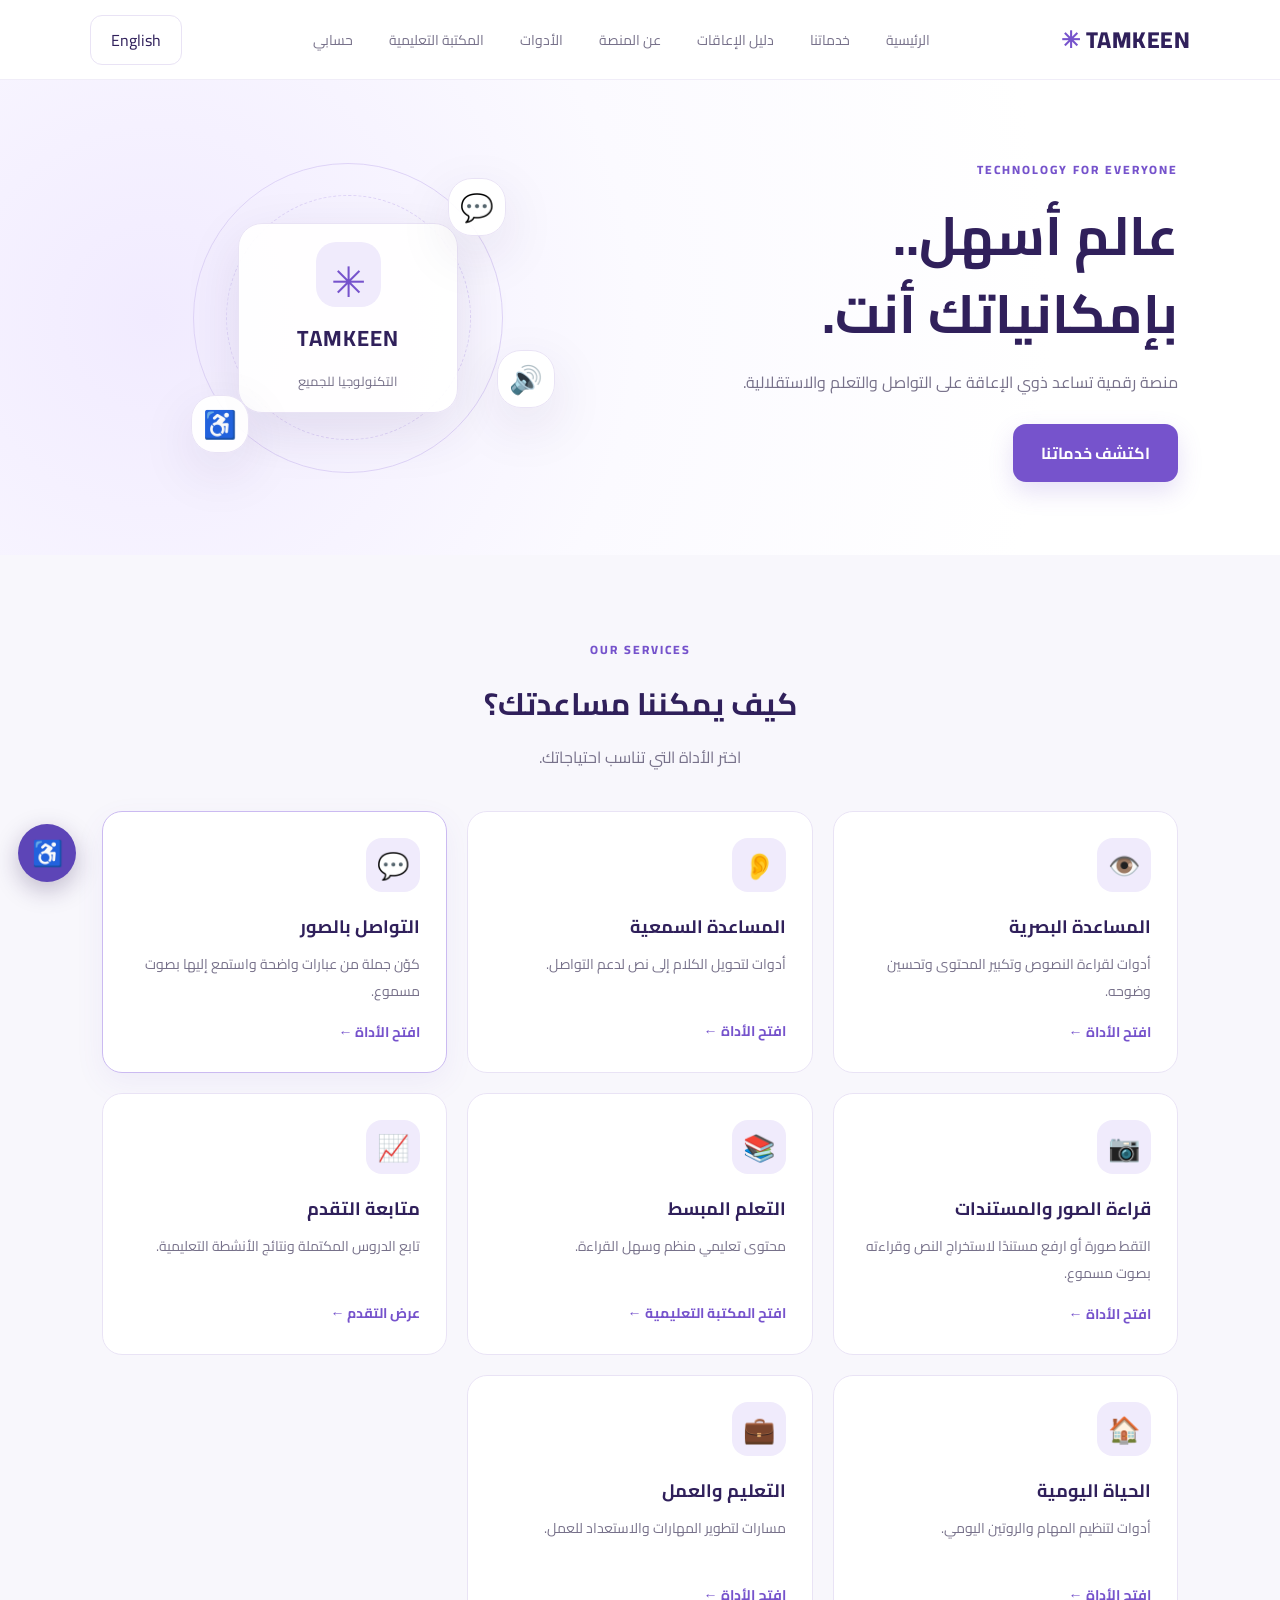
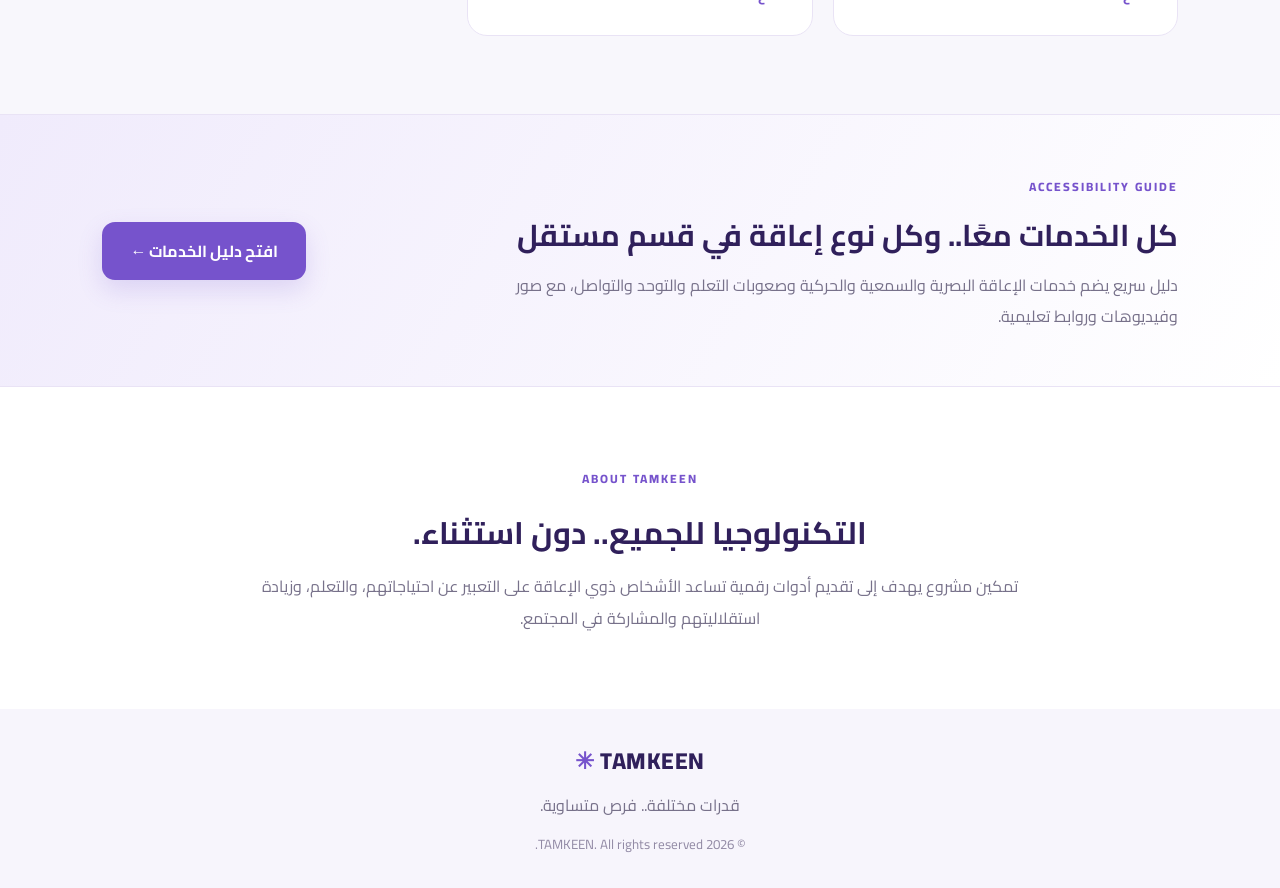
<file: index.html>
<!DOCTYPE html>
<html lang="ar" dir="rtl">
<head>
  <meta charset="UTF-8">
  <meta name="viewport" content="width=device-width, initial-scale=1.0, viewport-fit=cover">
  <meta name="theme-color" content="#7653cc">
  <meta name="description" content="تمكين - منصة رقمية تساعد الأشخاص ذوي الإعاقة على التواصل والتعلم والاستقلالية.">
  <title>TAMKEEN | تمكين</title>
  <link rel="stylesheet" href="style.css">
</head>
<body>
  <header class="site-header">
    <a class="brand" href="index.html" aria-label="TAMKEEN Home">TAMKEEN <span>✳</span></a>
    <nav class="main-nav" aria-label="Main navigation">
      <a href="#home" data-i18n="navHome">الرئيسية</a>
      <a href="#services" data-i18n="navServices">خدماتنا</a>
      <a href="disabilities.html">دليل الإعاقات</a>
      <a href="#about" data-i18n="navAbout">عن المنصة</a>
      <a href="tools.html" data-i18n="navTools">الأدوات</a>
      <a href="learning.html">المكتبة التعليمية</a>
      <a href="account.html">حسابي</a>
    </nav>
    <button class="language-button" id="languageButton" type="button">English</button>
  </header>

  <main>
    <section class="hero" id="home">
      <div class="hero-copy">
        <span class="eyebrow" data-i18n="eyebrow">TECHNOLOGY FOR EVERYONE</span>
        <h1 data-i18n="heroTitle">عالم أسهل.. بإمكانياتك أنت.</h1>
        <p data-i18n="heroText">منصة رقمية تساعد ذوي الإعاقة على التواصل والتعلم والاستقلالية.</p>
        <a class="button button-primary" href="#services" data-i18n="heroCta">اكتشف خدماتنا</a>
      </div>
      <div class="hero-art" role="img" aria-label="Inclusive accessibility illustration">
        <div class="art-orbit orbit-one"></div>
        <div class="art-orbit orbit-two"></div>
        <div class="art-card art-card-main">
          <div class="art-symbol">✳</div>
          <strong>TAMKEEN</strong>
          <span data-i18n="artCaption">التكنولوجيا للجميع</span>
        </div>
        <div class="art-card art-card-small card-top">💬</div>
        <div class="art-card art-card-small card-bottom">♿</div>
        <div class="art-card art-card-small card-side">🔊</div>
      </div>
    </section>

    <section class="services section" id="services">
      <div class="section-heading">
        <span class="eyebrow">OUR SERVICES</span>
        <h2 data-i18n="servicesTitle">كيف يمكننا مساعدتك؟</h2>
        <p data-i18n="servicesText">اختر الأداة التي تناسب احتياجاتك.</p>
      </div>

      <div class="service-grid">
        <article class="service-card">
          <div class="service-icon">👁️</div>
          <h3 data-i18n="visualTitle">المساعدة البصرية</h3>
          <p data-i18n="visualText">أدوات لقراءة النصوص وتكبير المحتوى وتحسين وضوحه.</p>
          <a class="service-link" href="tools.html#visual" data-i18n="openTool">افتح الأداة ←</a>
        </article>
        <article class="service-card">
          <div class="service-icon">👂</div>
          <h3 data-i18n="hearingTitle">المساعدة السمعية</h3>
          <p data-i18n="hearingText">أدوات لتحويل الكلام إلى نص لدعم التواصل.</p>
          <a class="service-link" href="tools.html#hearing" data-i18n="openTool">افتح الأداة ←</a>
        </article>
        <article class="service-card featured-card">
          <div class="service-icon">💬</div>
          <h3 data-i18n="communicationTitle">التواصل بالصور</h3>
          <p data-i18n="communicationText">كوّن جملة من عبارات واضحة واستمع إليها بصوت مسموع.</p>
          <a class="service-link" href="communication.html" data-i18n="openTool">افتح الأداة ←</a>
        </article>
        <article class="service-card">
          <div class="service-icon">📷</div>
          <h3>قراءة الصور والمستندات</h3>
          <p>التقط صورة أو ارفع مستندًا لاستخراج النص وقراءته بصوت مسموع.</p>
          <a class="service-link" href="tools.html#image-reader">افتح الأداة ←</a>
        </article>
        <article class="service-card">
          <div class="service-icon">📚</div>
          <h3 data-i18n="learningTitle">التعلم المبسط</h3>
          <p data-i18n="learningText">محتوى تعليمي منظم وسهل القراءة.</p>
          <a class="service-link" href="learning.html">افتح المكتبة التعليمية ←</a>
        </article>
        <article class="service-card">
          <div class="service-icon">📈</div>
          <h3>متابعة التقدم</h3>
          <p>تابع الدروس المكتملة ونتائج الأنشطة التعليمية.</p>
          <a class="service-link" href="learning.html#progress">عرض التقدم ←</a>
        </article>
        <article class="service-card">
          <div class="service-icon">🏠</div>
          <h3 data-i18n="dailyTitle">الحياة اليومية</h3>
          <p data-i18n="dailyText">أدوات لتنظيم المهام والروتين اليومي.</p>
          <a class="service-link" href="tools.html#daily" data-i18n="openTool">افتح الأداة ←</a>
        </article>
        <article class="service-card">
          <div class="service-icon">💼</div>
          <h3 data-i18n="workTitle">التعليم والعمل</h3>
          <p data-i18n="workText">مسارات لتطوير المهارات والاستعداد للعمل.</p>
          <a class="service-link" href="tools.html#work" data-i18n="openTool">افتح الأداة ←</a>
        </article>
      </div>
    </section>

    <section class="guide-promo" aria-labelledby="guideTitle">
      <div><span class="eyebrow">ACCESSIBILITY GUIDE</span><h2 id="guideTitle">كل الخدمات معًا.. وكل نوع إعاقة في قسم مستقل</h2>
      <p>دليل سريع يضم خدمات الإعاقة البصرية والسمعية والحركية وصعوبات التعلم والتوحد والتواصل، مع صور وفيديوهات وروابط تعليمية.</p></div>
      <a class="button button-primary" href="disabilities.html">افتح دليل الخدمات ←</a>
    </section>

    <section class="about-section" id="about">
      <div class="about-inner">
        <span class="eyebrow">ABOUT TAMKEEN</span>
        <h2 data-i18n="aboutTitle">التكنولوجيا للجميع.. دون استثناء.</h2>
        <p data-i18n="aboutText">تمكين مشروع يهدف إلى تقديم أدوات رقمية تساعد الأشخاص ذوي الإعاقة على التعبير عن احتياجاتهم، والتعلم، وزيادة استقلاليتهم والمشاركة في المجتمع.</p>
      </div>
    </section>
  </main>

  <footer class="site-footer">
    <a class="brand" href="index.html">TAMKEEN <span>✳</span></a>
    <p data-i18n="footerLine">قدرات مختلفة.. فرص متساوية.</p>
    <small>© <span id="year"></span> TAMKEEN. All rights reserved.</small>
  </footer>

  <script src="script.js"></script>
<script src="accessibility.js"></script>
</body>
</html>
</file>
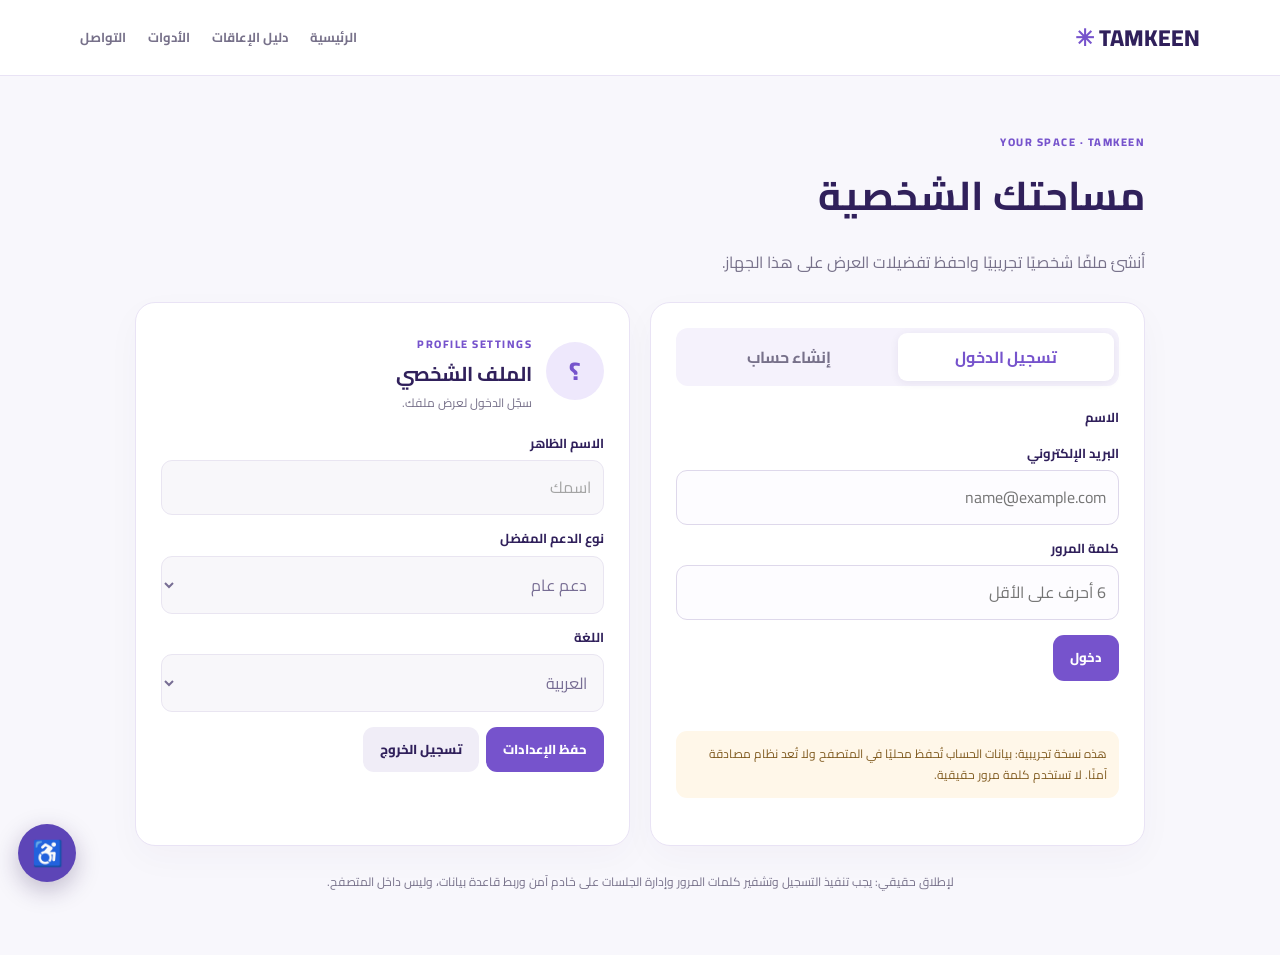
<file: account.html>
<!DOCTYPE html>
<html lang="ar" dir="rtl">
<head><meta charset="UTF-8"><meta name="viewport" content="width=device-width, initial-scale=1.0, viewport-fit=cover">
  <meta name="theme-color" content="#7653cc"><meta name="description" content="حساب المستخدم والإعدادات الشخصية في تمكين."><title>حسابي | TAMKEEN</title><link rel="stylesheet" href="account.css"></head>
<body>
<header class="account-header"><a class="brand" href="index.html">TAMKEEN <span>✳</span></a><nav><a href="index.html">الرئيسية</a><a href="disabilities.html">دليل الإعاقات</a><a href="tools.html">الأدوات</a><a href="communication.html">التواصل</a></nav></header>
<main class="account-wrap">
<section class="intro"><span class="eyebrow">YOUR SPACE · TAMKEEN</span><h1>مساحتك الشخصية</h1><p>أنشئ ملفًا شخصيًا تجريبيًا واحفظ تفضيلات العرض على هذا الجهاز.</p></section>
<div class="account-grid">
<section class="account-card" id="authCard"><div class="tabs"><button class="tab active" id="showLogin" type="button">تسجيل الدخول</button><button class="tab" id="showRegister" type="button">إنشاء حساب</button></div>
<form id="authForm"><label for="fullName" id="nameLabel" hidden>الاسم</label><input id="fullName" autocomplete="name" placeholder="الاسم الكامل" hidden>
<label for="email">البريد الإلكتروني</label><input id="email" type="email" autocomplete="email" required placeholder="name@example.com">
<label for="password">كلمة المرور</label><input id="password" type="password" minlength="6" autocomplete="current-password" required placeholder="6 أحرف على الأقل">
<button class="btn primary" id="authSubmit" type="submit">دخول</button><p id="authStatus" class="status" role="status"></p></form>
<div class="privacy-note">هذه نسخة تجريبية: بيانات الحساب تُحفظ محليًا في المتصفح ولا تُعد نظام مصادقة آمنًا. لا تستخدم كلمة مرور حقيقية.</div></section>
<section class="account-card profile-card"><div class="profile-top"><div class="avatar" id="avatar">؟</div><div><span class="eyebrow">PROFILE SETTINGS</span><h2>الملف الشخصي</h2><p id="profileState" class="muted">سجّل الدخول لعرض ملفك.</p></div></div>
<form id="profileForm"><label for="profileName">الاسم الظاهر</label><input id="profileName" placeholder="اسمك" disabled>
<label for="profileNeed">نوع الدعم المفضل</label><select id="profileNeed" disabled><option value="standard">دعم عام</option><option value="visual">إعاقة بصرية</option><option value="hearing">إعاقة سمعية</option><option value="speech">صعوبات النطق والتواصل</option><option value="motor">إعاقة حركية</option><option value="learning">صعوبات التعلم والانتباه</option><option value="autism">التوحد ودعم الروتين والتواصل</option><option value="reading">قراءة صوتية عند الطلب</option><option value="reduced">تقليل الحركة</option></select>
<label for="profileLanguage">اللغة</label><select id="profileLanguage" disabled><option value="ar">العربية</option><option value="en">English</option></select>
<button class="btn primary" type="submit" disabled id="saveProfile">حفظ الإعدادات</button><button class="btn soft" type="button" id="logout" disabled>تسجيل الخروج</button><p id="profileStatus" class="status" role="status"></p></form></section>
</div><p class="footnote">لإطلاق حقيقي: يجب تنفيذ التسجيل وتشفير كلمات المرور وإدارة الجلسات على خادم آمن وربط قاعدة بيانات، وليس داخل المتصفح.</p>
</main><script src="account.js"></script><script src="accessibility.js"></script></body></html>
</file>
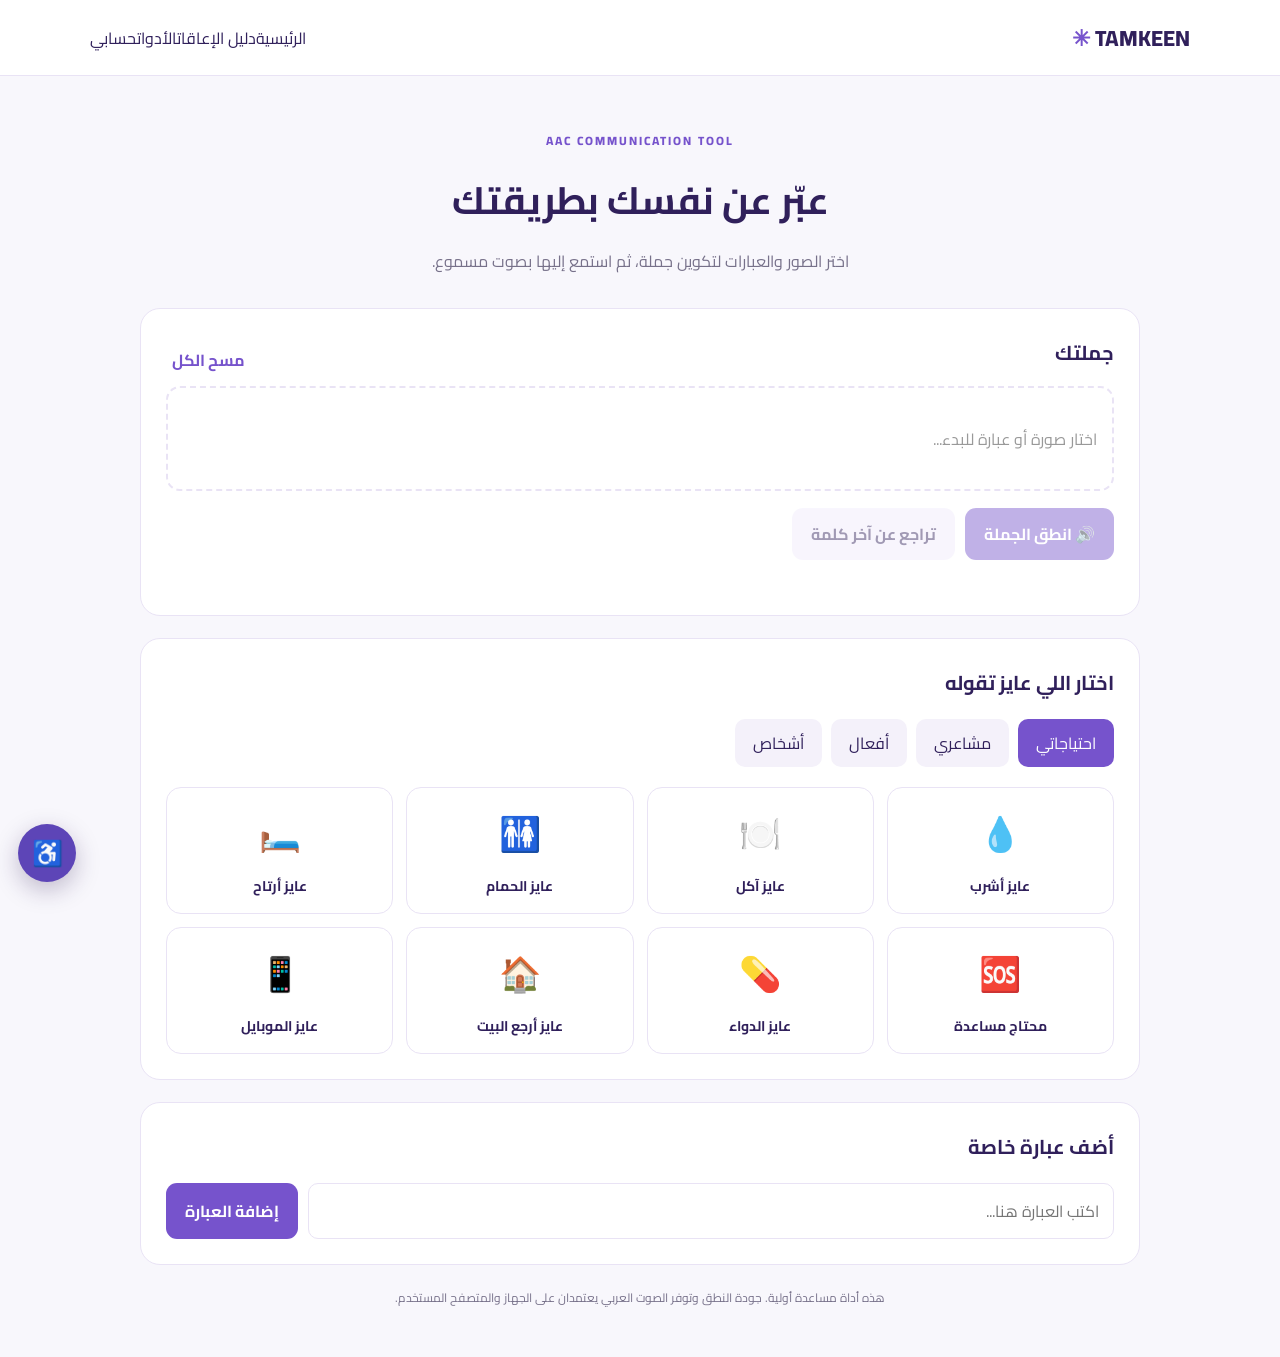
<file: communication.html>
<!DOCTYPE html>
<html lang="ar" dir="rtl">
<head>
  <meta charset="UTF-8">
  <meta name="viewport" content="width=device-width, initial-scale=1.0, viewport-fit=cover">
  <meta name="theme-color" content="#7653cc">
  <meta name="description" content="أداة تواصل بالصور والعبارات من تمكين.">
  <title>التواصل بالصور | TAMKEEN</title>
  <link rel="stylesheet" href="communication.css">
</head>
<body>
  <header class="tool-header">
    <a class="brand" href="index.html">TAMKEEN <span>✳</span></a>
    <nav class="tool-nav"><a href="index.html">الرئيسية</a><a href="disabilities.html">دليل الإعاقات</a><a href="tools.html">الأدوات</a><a href="account.html">حسابي</a></nav>
  </header>

  <main class="tool-container">
    <section class="tool-intro">
      <span class="eyebrow">AAC COMMUNICATION TOOL</span>
      <h1>عبّر عن نفسك بطريقتك</h1>
      <p>اختر الصور والعبارات لتكوين جملة، ثم استمع إليها بصوت مسموع.</p>
    </section>

    <section class="panel sentence-panel" aria-labelledby="sentenceTitle">
      <div class="panel-heading">
        <h2 id="sentenceTitle">جملتك</h2>
        <button class="text-button" id="clearButton" type="button">مسح الكل</button>
      </div>
      <div id="sentence" class="sentence-area" aria-live="polite">
        <span class="empty-message">اختار صورة أو عبارة للبدء...</span>
      </div>
      <div class="sentence-actions">
        <button class="button button-primary" id="speakButton" type="button">🔊 انطق الجملة</button>
        <button class="button button-secondary" id="undoButton" type="button">تراجع عن آخر كلمة</button>
      </div>
      <p class="tool-feedback" id="feedback" role="status"></p>
    </section>

    <section class="panel">
      <h2>اختار اللي عايز تقوله</h2>
      <div class="category-list" role="group" aria-label="فئات العبارات">
        <button class="category-button active" type="button" data-category="needs">احتياجاتي</button>
        <button class="category-button" type="button" data-category="feelings">مشاعري</button>
        <button class="category-button" type="button" data-category="actions">أفعال</button>
        <button class="category-button" type="button" data-category="people">أشخاص</button>
      </div>
      <div id="cards" class="choice-grid"></div>
    </section>

    <section class="panel">
      <h2>أضف عبارة خاصة</h2>
      <form id="customForm" class="custom-form">
        <label class="visually-hidden" for="customText">عبارة مخصصة</label>
        <input id="customText" type="text" maxlength="100" placeholder="اكتب العبارة هنا..." autocomplete="off">
        <button class="button button-primary" type="submit">إضافة العبارة</button>
      </form>
    </section>
    <p class="disclaimer">هذه أداة مساعدة أولية. جودة النطق وتوفر الصوت العربي يعتمدان على الجهاز والمتصفح المستخدم.</p>
  </main>
  <script src="communication.js"></script>
<script src="accessibility.js"></script>
</body>
</html>
</file>
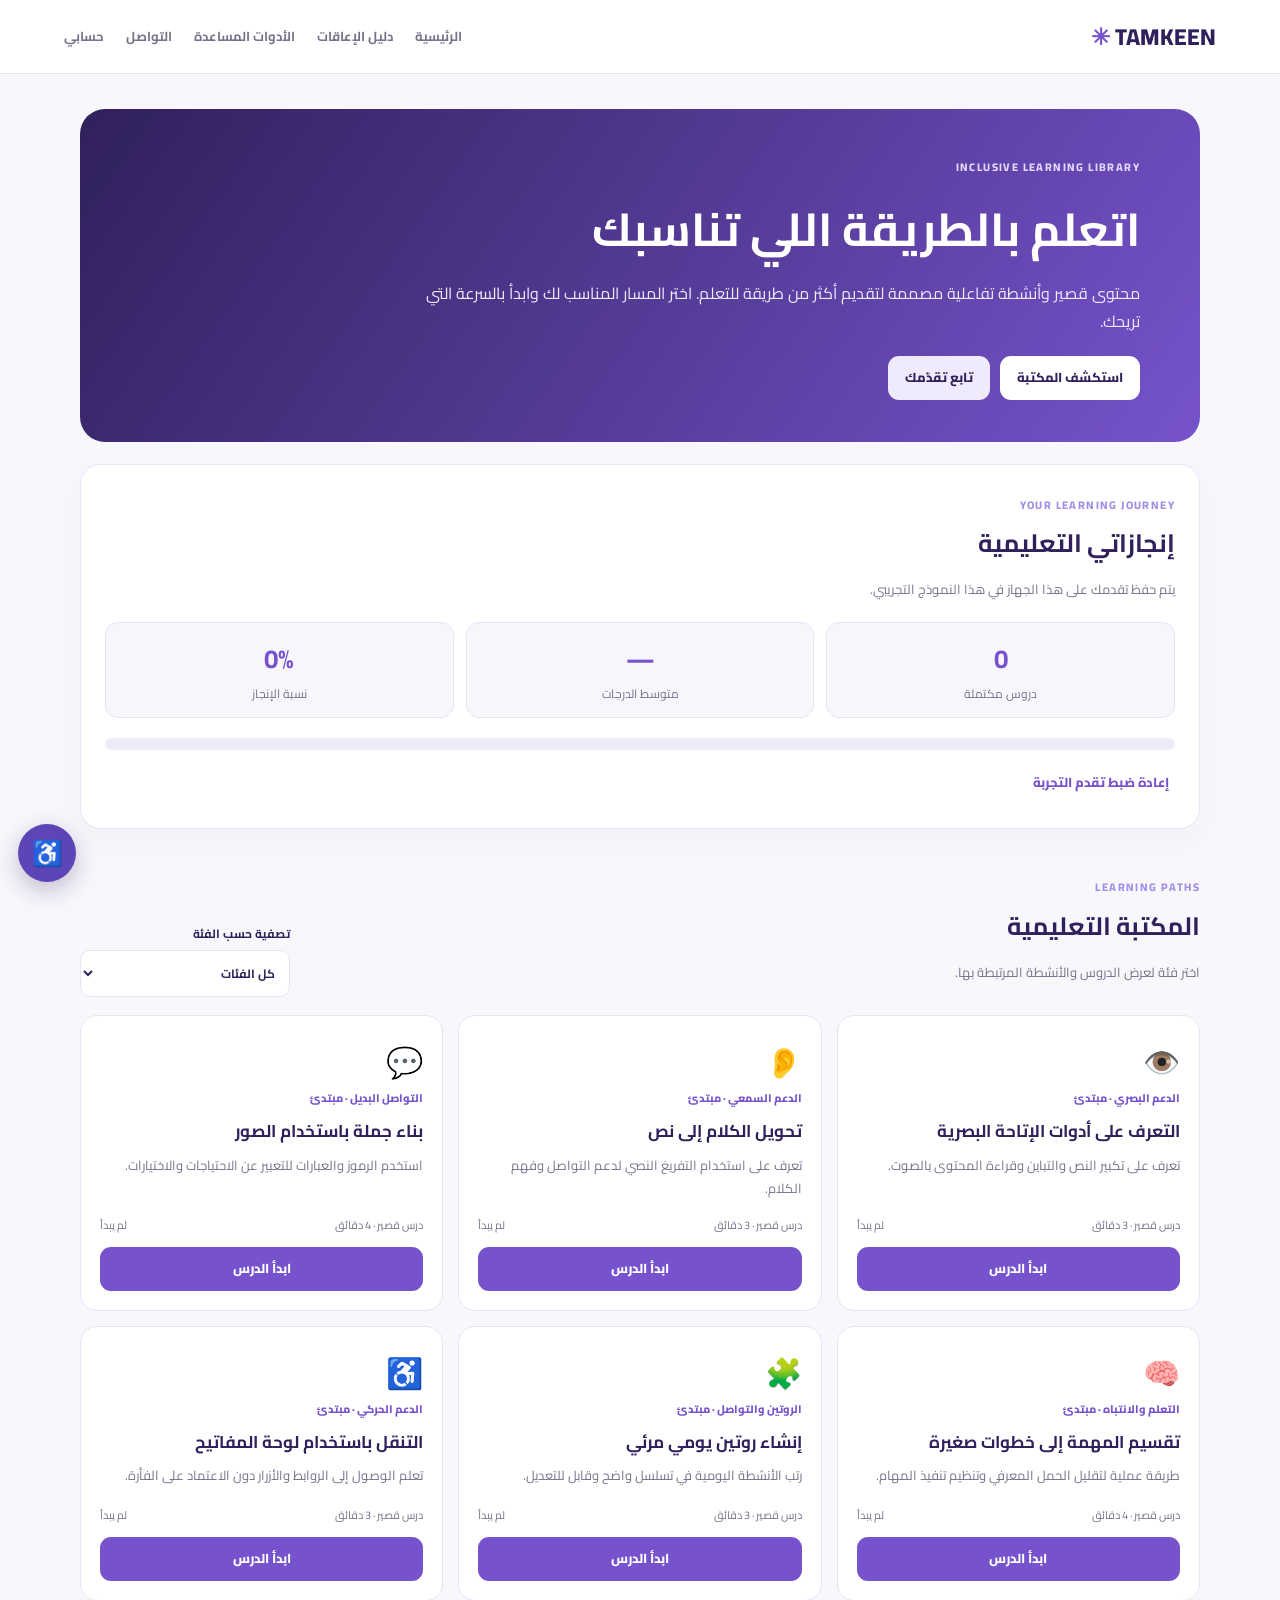
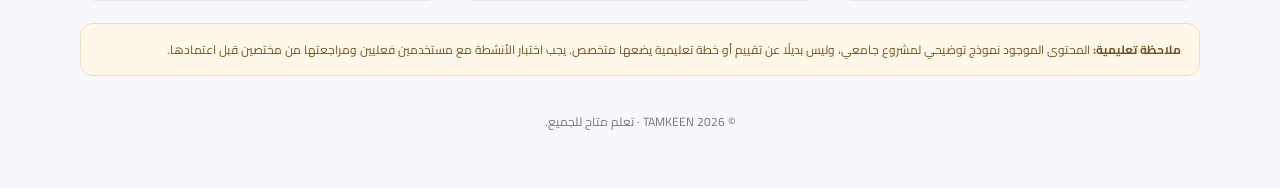
<file: learning.html>
<!DOCTYPE html>
<html lang="ar" dir="rtl">
<head>
<meta charset="UTF-8"><meta name="viewport" content="width=device-width, initial-scale=1.0, viewport-fit=cover">
  <meta name="theme-color" content="#7653cc">
<meta name="description" content="مكتبة تمكين التعليمية وأنشطة تفاعلية ومتابعة التقدم.">
<title>المكتبة التعليمية | TAMKEEN</title><link rel="stylesheet" href="learning.css">
</head>
<body>
<header class="learn-header"><a class="brand" href="index.html">TAMKEEN <span>✳</span></a><nav aria-label="التنقل الرئيسي"><a href="index.html">الرئيسية</a><a href="disabilities.html">دليل الإعاقات</a><a href="tools.html">الأدوات المساعدة</a><a href="communication.html">التواصل</a><a href="account.html">حسابي</a></nav></header>
<main class="learn-wrap">
<section class="learn-hero"><span class="eyebrow">INCLUSIVE LEARNING LIBRARY</span><h1>اتعلم بالطريقة اللي تناسبك</h1><p>محتوى قصير وأنشطة تفاعلية مصممة لتقديم أكثر من طريقة للتعلم. اختر المسار المناسب لك وابدأ بالسرعة التي تريحك.</p><div class="hero-actions"><a class="btn primary" href="#library">استكشف المكتبة</a><a class="btn secondary" href="#progress">تابع تقدّمك</a></div></section>
<section class="progress-panel" id="progress" aria-labelledby="progressTitle"><div><span class="eyebrow">YOUR LEARNING JOURNEY</span><h2 id="progressTitle">إنجازاتي التعليمية</h2><p class="muted">يتم حفظ تقدمك على هذا الجهاز في هذا النموذج التجريبي.</p></div><div class="stats"><div class="stat"><strong id="completedCount">0</strong><span>دروس مكتملة</span></div><div class="stat"><strong id="averageScore">—</strong><span>متوسط الدرجات</span></div><div class="stat"><strong id="overallProgress">0%</strong><span>نسبة الإنجاز</span></div></div><div class="progress-track" role="progressbar" aria-label="نسبة إنجاز المكتبة" aria-valuemin="0" aria-valuemax="100" aria-valuenow="0" id="progressTrack"><span id="progressFill"></span></div><button class="text-button" id="resetProgress" type="button">إعادة ضبط تقدم التجربة</button></section>
<section id="library" class="library-section"><div class="section-head"><div><span class="eyebrow">LEARNING PATHS</span><h2>المكتبة التعليمية</h2><p class="muted">اختر فئة لعرض الدروس والأنشطة المرتبطة بها.</p></div><label class="filter-label" for="categoryFilter">تصفية حسب الفئة<select id="categoryFilter"><option value="all">كل الفئات</option><option value="visual">الدعم البصري</option><option value="hearing">الدعم السمعي</option><option value="communication">التواصل البديل</option><option value="learning">صعوبات التعلم والانتباه</option><option value="autism">تنظيم الروتين والتواصل</option><option value="motor">الدعم الحركي</option></select></label></div>
<div class="lesson-grid" id="lessonGrid">
<article class="lesson-card" data-category="visual" data-lesson="visual-1"><span class="lesson-icon">👁️</span><span class="tag">الدعم البصري · مبتدئ</span><h3>التعرف على أدوات الإتاحة البصرية</h3><p>تعرف على تكبير النص والتباين وقراءة المحتوى بالصوت.</p><div class="lesson-meta"><span>درس قصير · 3 دقائق</span><span class="lesson-state">لم يبدأ</span></div><button class="btn primary open-lesson" data-id="visual-1">ابدأ الدرس</button></article>
<article class="lesson-card" data-category="hearing" data-lesson="hearing-1"><span class="lesson-icon">👂</span><span class="tag">الدعم السمعي · مبتدئ</span><h3>تحويل الكلام إلى نص</h3><p>تعرف على استخدام التفريغ النصي لدعم التواصل وفهم الكلام.</p><div class="lesson-meta"><span>درس قصير · 3 دقائق</span><span class="lesson-state">لم يبدأ</span></div><button class="btn primary open-lesson" data-id="hearing-1">ابدأ الدرس</button></article>
<article class="lesson-card" data-category="communication" data-lesson="comm-1"><span class="lesson-icon">💬</span><span class="tag">التواصل البديل · مبتدئ</span><h3>بناء جملة باستخدام الصور</h3><p>استخدم الرموز والعبارات للتعبير عن الاحتياجات والاختيارات.</p><div class="lesson-meta"><span>درس قصير · 4 دقائق</span><span class="lesson-state">لم يبدأ</span></div><button class="btn primary open-lesson" data-id="comm-1">ابدأ الدرس</button></article>
<article class="lesson-card" data-category="learning" data-lesson="learn-1"><span class="lesson-icon">🧠</span><span class="tag">التعلم والانتباه · مبتدئ</span><h3>تقسيم المهمة إلى خطوات صغيرة</h3><p>طريقة عملية لتقليل الحمل المعرفي وتنظيم تنفيذ المهام.</p><div class="lesson-meta"><span>درس قصير · 4 دقائق</span><span class="lesson-state">لم يبدأ</span></div><button class="btn primary open-lesson" data-id="learn-1">ابدأ الدرس</button></article>
<article class="lesson-card" data-category="autism" data-lesson="autism-1"><span class="lesson-icon">🧩</span><span class="tag">الروتين والتواصل · مبتدئ</span><h3>إنشاء روتين يومي مرئي</h3><p>رتب الأنشطة اليومية في تسلسل واضح وقابل للتعديل.</p><div class="lesson-meta"><span>درس قصير · 3 دقائق</span><span class="lesson-state">لم يبدأ</span></div><button class="btn primary open-lesson" data-id="autism-1">ابدأ الدرس</button></article>
<article class="lesson-card" data-category="motor" data-lesson="motor-1"><span class="lesson-icon">♿</span><span class="tag">الدعم الحركي · مبتدئ</span><h3>التنقل باستخدام لوحة المفاتيح</h3><p>تعلم الوصول إلى الروابط والأزرار دون الاعتماد على الفأرة.</p><div class="lesson-meta"><span>درس قصير · 3 دقائق</span><span class="lesson-state">لم يبدأ</span></div><button class="btn primary open-lesson" data-id="motor-1">ابدأ الدرس</button></article>
</div></section>
<section class="lesson-player" id="lessonPlayer" hidden aria-labelledby="playerTitle"><div class="player-head"><div><span class="eyebrow">LESSON & PRACTICE</span><h2 id="playerTitle">عنوان الدرس</h2></div><button class="text-button" id="closeLesson" type="button">إغلاق ✕</button></div><div id="lessonBody" class="lesson-body"></div><div id="quizArea" class="quiz-area"></div><p class="feedback" id="quizFeedback" role="status" aria-live="polite"></p><div class="player-actions"><button class="btn secondary" id="readLesson" type="button">🔊 استمع للدرس</button><button class="btn primary" id="submitQuiz" type="button">تحقق من الإجابة</button><button class="btn primary" id="completeLesson" type="button" hidden>إنهاء الدرس وحفظ التقدم</button></div></section>
<section class="learning-note"><strong>ملاحظة تعليمية:</strong> المحتوى الموجود نموذج توضيحي لمشروع جامعي، وليس بديلًا عن تقييم أو خطة تعليمية يضعها متخصص. يجب اختبار الأنشطة مع مستخدمين فعليين ومراجعتها من مختصين قبل اعتمادها.</section>
<footer>© <span id="year"></span> TAMKEEN · تعلم متاح للجميع.</footer>
</main><script src="learning.js"></script><script src="accessibility.js"></script></body></html>
</file>
<file: style.css>
@import url('https://fonts.googleapis.com/css2?family=Cairo:wght@400;500;600;700;800&display=swap');

:root {
  --purple: #7653cc;
  --purple-dark: #30205b;
  --purple-light: #f0ebfc;
  --page: #f8f7fc;
  --muted: #77718a;
  --border: #e9e3f5;
  --white: #fff;
}
* { box-sizing: border-box; }
html { scroll-behavior: smooth; }
body {
  margin: 0;
  font-family: "Cairo", sans-serif;
  color: var(--purple-dark);
  background: var(--white);
}
a { color: inherit; text-decoration: none; }
button { font: inherit; }
.site-header {
  height: 80px; padding: 0 7%;
  display: flex; align-items: center; justify-content: space-between;
  gap: 24px; background: #fff; position: sticky; top: 0; z-index: 10;
  border-bottom: 1px solid rgba(233,227,245,.65);
}
.brand { font-size: 23px; font-weight: 800; letter-spacing: .5px; color: var(--purple-dark); }
.brand span { color: var(--purple); }
.main-nav { display: flex; gap: 36px; color: var(--muted); font-size: 14px; }
.main-nav a:hover, .service-link:hover { color: var(--purple); }
.language-button {
  background: #fff; color: var(--purple-dark); border: 1px solid var(--border);
  border-radius: 12px; padding: 9px 20px; cursor: pointer;
}
.hero {
  min-height: 475px; padding: 70px 8%; display: grid; grid-template-columns: 1.05fr .95fr;
  align-items: center; gap: 40px; overflow: hidden;
  background: radial-gradient(circle at 12% 50%, #f1ebff 0, #fbfaff 42%, #fff 78%);
}
.hero-copy { max-width: 610px; }
.eyebrow { color: var(--purple); font-size: 12px; font-weight: 800; letter-spacing: 2px; }
.hero h1 { font-size: clamp(34px, 4.2vw, 54px); line-height: 1.45; margin: 14px 0; color: var(--purple-dark); }
.hero p { color: var(--muted); font-size: 16px; line-height: 2; margin: 0 0 26px; }
.button { display: inline-flex; align-items: center; justify-content: center; border-radius: 13px; padding: 14px 28px; font-weight: 700; }
.button-primary { background: var(--purple); color: #fff; box-shadow: 0 10px 25px rgba(118,83,204,.18); }
.button-primary:hover { background: #6441b8; transform: translateY(-1px); }
.hero-art { min-height: 320px; position: relative; display: grid; place-items: center; }
.art-orbit { position: absolute; border: 1px solid #ded3f7; border-radius: 50%; }
.orbit-one { width: 310px; height: 310px; }
.orbit-two { width: 245px; height: 245px; border-style: dashed; }
.art-card { background: rgba(255,255,255,.92); border: 1px solid var(--border); box-shadow: 0 18px 55px rgba(48,32,91,.10); border-radius: 24px; }
.art-card-main { width: 220px; height: 190px; display: flex; flex-direction: column; justify-content: center; align-items: center; gap: 10px; position: relative; z-index: 1; }
.art-symbol { width: 65px; height: 65px; display: grid; place-items: center; border-radius: 20px; background: var(--purple-light); color: var(--purple); font-size: 42px; }
.art-card-main strong { font-size: 22px; letter-spacing: 1px; }
.art-card-main span { color: var(--muted); font-size: 13px; }
.art-card-small { position: absolute; z-index: 2; width: 58px; height: 58px; display: grid; place-items: center; font-size: 27px; }
.card-top { top: 20px; right: 18%; }
.card-bottom { bottom: 25px; left: 18%; }
.card-side { right: 8%; bottom: 70px; }
.section { padding: 78px 8%; }
.services { background: var(--page); }
.section-heading { text-align: center; margin: 0 auto 38px; }
.section-heading h2, .about-inner h2 { font-size: 31px; margin: 12px 0 8px; }
.section-heading p, .about-inner p { color: var(--muted); line-height: 2; margin: 0; }
.service-grid { display: grid; grid-template-columns: repeat(3, 1fr); gap: 20px; max-width: 1200px; margin: auto; }
.service-card { background: #fff; border: 1px solid var(--border); border-radius: 20px; padding: 26px; min-height: 225px; transition: .2s ease; }
.service-card:hover { transform: translateY(-4px); box-shadow: 0 14px 35px rgba(48,32,91,.07); }
.featured-card { border-color: #cbbaf1; box-shadow: 0 10px 30px rgba(118,83,204,.07); }
.service-icon { width: 54px; height: 54px; display: grid; place-items: center; border-radius: 16px; background: var(--purple-light); font-size: 26px; margin-bottom: 18px; }
.service-card h3 { margin: 0 0 8px; font-size: 18px; }
.service-card p { color: var(--muted); font-size: 14px; line-height: 1.9; min-height: 52px; margin: 0 0 12px; }
.service-link { color: var(--purple); font-weight: 700; font-size: 14px; }
.service-status { color: #928aa5; font-size: 13px; }
.about-section { padding: 75px 8%; background: #fff; }
.about-inner { max-width: 760px; margin: auto; text-align: center; }
.site-footer { padding: 30px 8%; background: #f7f5fc; text-align: center; }
.site-footer p { color: var(--muted); margin: 8px 0; }
.site-footer small { color: #928aa5; }
:focus-visible { outline: 3px solid #a58ce9; outline-offset: 4px; }
html[dir="ltr"] .hero-copy, html[dir="ltr"] .service-card { text-align: left; }
@media (max-width: 850px) {
  .hero { grid-template-columns: 1fr; text-align: center; padding-top: 55px; }
  .hero-copy { margin: auto; }
  .hero-art { min-height: 280px; }
  .service-grid { grid-template-columns: repeat(2, 1fr); }
  .main-nav { gap: 16px; }
}
@media (max-width: 560px) {
  .site-header { height: auto; min-height: 70px; padding: 12px 5%; flex-wrap: wrap; }
  .brand { font-size: 19px; }
  .main-nav { order: 3; width: 100%; justify-content: center; padding: 7px 0 2px; font-size: 13px; }
  .language-button { padding: 7px 13px; }
  .hero { padding: 45px 6% 25px; }
  .hero h1 { font-size: 32px; }
  .hero p { font-size: 14px; }
  .hero-art { transform: scale(.88); margin: -10px 0; }
  .section { padding: 55px 6%; }
  .section-heading h2, .about-inner h2 { font-size: 25px; }
  .service-grid { grid-template-columns: 1fr; }
  .service-card { min-height: auto; }
}

/* Motion polish with respect for reduced-motion preferences */
@media(prefers-reduced-motion:no-preference){
.hero-copy{animation:fade-up .7s ease both}.hero-art{animation:fade-in .9s ease both}
.art-card-main{animation:soft-float 5s ease-in-out infinite}
.card-top{animation:soft-float 4.5s ease-in-out infinite}.card-bottom{animation:soft-float 5.5s ease-in-out infinite}
.service-card{animation:fade-up .6s ease both}.service-card:nth-child(2){animation-delay:.06s}.service-card:nth-child(3){animation-delay:.12s}.service-card:nth-child(4){animation-delay:.18s}.service-card:nth-child(5){animation-delay:.24s}.service-card:nth-child(6){animation-delay:.3s}
@keyframes fade-up{from{opacity:0;transform:translateY(18px)}to{opacity:1;transform:translateY(0)}}@keyframes fade-in{from{opacity:0}to{opacity:1}}@keyframes soft-float{0%,100%{transform:translateY(0)}50%{transform:translateY(-7px)}}
}
@media(prefers-reduced-motion:reduce){*,*::before,*::after{animation:none!important;transition:none!important;scroll-behavior:auto!important}}

html.tamkeen-reduced-motion *,html.tamkeen-reduced-motion *::before,html.tamkeen-reduced-motion *::after{animation:none!important;transition:none!important;scroll-behavior:auto!important}

.guide-promo{margin:0;padding:55px 8%;display:flex;align-items:center;justify-content:space-between;gap:25px;background:linear-gradient(120deg,#f0ebfc,#fff);border-top:1px solid var(--border);border-bottom:1px solid var(--border)}
.guide-promo>div{max-width:720px}.guide-promo h2{margin:7px 0;font-size:clamp(22px,3vw,30px);color:var(--dark)}.guide-promo p{margin:0;color:var(--muted);line-height:1.9}
@media(max-width:650px){.guide-promo{padding:38px 6%;flex-direction:column;align-items:flex-start}}


/* TAMKEEN final responsive + touch usability pass */
html { width:100%; max-width:100%; overflow-x:clip; -webkit-text-size-adjust:100%; }
body { width:100%; max-width:100%; overflow-x:clip; }
img, video, iframe, canvas, svg { max-width:100%; }
button, a, input, select, textarea { -webkit-tap-highlight-color:transparent; }
button, .btn, .button, .category-button, .tab { min-height:42px; }
input, select, textarea { max-width:100%; font-size:16px; }
a, button { touch-action:manipulation; }
:target { scroll-margin-top:18px; }
@media (max-width:760px) {
  .topbar, .tool-header, .learn-header, .account-header, .site-header {
    max-width:100%; gap:10px;
  }
  .topbar nav, .learn-header nav, .account-header nav, .main-nav {
    max-width:100%; overflow-x:auto; overflow-y:hidden;
    -webkit-overflow-scrolling:touch; scrollbar-width:thin;
    justify-content:flex-start; white-space:nowrap;
    padding:8px 2px 10px; gap:16px;
  }
  .topbar nav a, .learn-header nav a, .account-header nav a, .main-nav a {
    flex:0 0 auto; white-space:nowrap;
  }
  .wrap, .learn-wrap, .tool-container, .account-wrap {
    width:100%; max-width:100%; padding-left:16px; padding-right:16px;
  }
  .quick-grid, .resources, .support-grid, .choice-grid, .lesson-grid,
  .service-grid, .account-grid { min-width:0; }
  .panel, .tool-card, .directory, .disability-section, .all-tools,
  .account-card, .progress-panel, .lesson-player { min-width:0; }
  .feature, .player-head, .profile-top { min-width:0; }
  .feature > *, .player-head > * { min-width:0; }
  .image-controls { align-items:stretch; }
  .image-controls button, .image-controls .btn { min-height:46px; }
}
@media (max-width:520px) {
  h1 { overflow-wrap:anywhere; }
  .hero h1 { font-size:clamp(27px,8vw,36px); }
  .hero, .learn-hero { border-radius:0 0 18px 18px; }
  .section-title h2, .section-head h2 { line-height:1.45; }
  .sentence-actions, .player-actions, .hero-actions { width:100%; }
  .sentence-actions > *, .player-actions > *, .hero-actions > * {
    flex:1 1 140px; text-align:center; justify-content:center;
  }
  .tabs { gap:4px; }
  .tab { min-width:0; padding:9px 6px; font-size:13px; }
  .stat strong { overflow-wrap:anywhere; }
}
@media (hover:none) {
  .service-card:hover, .quick-grid a:hover, .choice-card:hover {
    transform:none; box-shadow:none;
  }
}
</file>
<file: account.css>
@import url('https://fonts.googleapis.com/css2?family=Cairo:wght@400;500;600;700;800&display=swap');
:root{--purple:#7653cc;--dark:#30205b;--muted:#77718a;--line:#e9e3f5;--bg:#f8f7fc}
*{box-sizing:border-box}body{margin:0;background:var(--bg);font-family:Cairo,Arial,sans-serif;color:var(--dark);line-height:1.8}.account-header{height:76px;padding:0 max(5%,calc((100% - 1120px)/2));display:flex;align-items:center;justify-content:space-between;background:#fff;border-bottom:1px solid var(--line)}.brand{font-size:23px;font-weight:800;text-decoration:none;color:var(--dark)}.brand span{color:var(--purple)}nav{display:flex;gap:22px}nav a{font-size:13px;color:var(--muted);text-decoration:none;font-weight:700}.account-wrap{max-width:1050px;margin:auto;padding:50px 20px}.intro{margin-bottom:25px}.eyebrow{font-size:11px;letter-spacing:1.5px;color:var(--purple);font-weight:800}.intro h1{font-size:40px;margin:5px 0}.intro p,.muted{color:var(--muted)}.account-grid{display:grid;grid-template-columns:1fr 1fr;gap:20px}.account-card{background:#fff;border:1px solid var(--line);border-radius:20px;padding:25px;box-shadow:0 12px 35px #30205b08}.tabs{display:flex;background:#f5f2fc;padding:5px;border-radius:12px;margin-bottom:20px}.tab{flex:1;border:0;background:transparent;border-radius:9px;padding:10px;font:inherit;font-weight:700;cursor:pointer;color:var(--muted)}.tab.active{background:#fff;color:var(--purple);box-shadow:0 2px 10px #30205b12}label{display:block;font-size:13px;font-weight:700;margin:12px 0 5px}input,select{width:100%;padding:12px;border:1px solid #ded8eb;border-radius:11px;background:#fdfcff;font:inherit;color:var(--dark)}input:disabled,select:disabled{opacity:.65;background:#f5f4f8}.btn{border:0;border-radius:11px;padding:11px 17px;font:inherit;font-size:13px;font-weight:800;cursor:pointer;margin-top:15px}.primary{background:var(--purple);color:white}.soft{background:#f0edf7;color:var(--dark);margin-right:7px}.status{font-size:13px;color:var(--purple);min-height:22px}.privacy-note{margin-top:15px;padding:12px;background:#fff7e9;color:#805b20;border-radius:11px;font-size:12px}.profile-top{display:flex;align-items:center;gap:14px;margin-bottom:18px}.profile-top h2{margin:0;font-size:20px}.profile-top p{margin:0;font-size:12px}.avatar{width:58px;height:58px;border-radius:50%;display:grid;place-items:center;background:#eee8fc;color:var(--purple);font-size:25px;font-weight:800}.footnote{text-align:center;color:var(--muted);font-size:12px;margin-top:25px}@media(max-width:720px){.account-header{height:auto;padding:14px 18px;flex-wrap:wrap;gap:12px}.account-header nav{width:100%;justify-content:space-between}.account-grid{grid-template-columns:1fr}.intro h1{font-size:31px}}

html.tamkeen-reduced-motion *,html.tamkeen-reduced-motion *::before,html.tamkeen-reduced-motion *::after{animation:none!important;transition:none!important;scroll-behavior:auto!important}


/* TAMKEEN final responsive + touch usability pass */
html { width:100%; max-width:100%; overflow-x:clip; -webkit-text-size-adjust:100%; }
body { width:100%; max-width:100%; overflow-x:clip; }
img, video, iframe, canvas, svg { max-width:100%; }
button, a, input, select, textarea { -webkit-tap-highlight-color:transparent; }
button, .btn, .button, .category-button, .tab { min-height:42px; }
input, select, textarea { max-width:100%; font-size:16px; }
a, button { touch-action:manipulation; }
:target { scroll-margin-top:18px; }
@media (max-width:760px) {
  .topbar, .tool-header, .learn-header, .account-header, .site-header {
    max-width:100%; gap:10px;
  }
  .topbar nav, .learn-header nav, .account-header nav, .main-nav {
    max-width:100%; overflow-x:auto; overflow-y:hidden;
    -webkit-overflow-scrolling:touch; scrollbar-width:thin;
    justify-content:flex-start; white-space:nowrap;
    padding:8px 2px 10px; gap:16px;
  }
  .topbar nav a, .learn-header nav a, .account-header nav a, .main-nav a {
    flex:0 0 auto; white-space:nowrap;
  }
  .wrap, .learn-wrap, .tool-container, .account-wrap {
    width:100%; max-width:100%; padding-left:16px; padding-right:16px;
  }
  .quick-grid, .resources, .support-grid, .choice-grid, .lesson-grid,
  .service-grid, .account-grid { min-width:0; }
  .panel, .tool-card, .directory, .disability-section, .all-tools,
  .account-card, .progress-panel, .lesson-player { min-width:0; }
  .feature, .player-head, .profile-top { min-width:0; }
  .feature > *, .player-head > * { min-width:0; }
  .image-controls { align-items:stretch; }
  .image-controls button, .image-controls .btn { min-height:46px; }
}
@media (max-width:520px) {
  h1 { overflow-wrap:anywhere; }
  .hero h1 { font-size:clamp(27px,8vw,36px); }
  .hero, .learn-hero { border-radius:0 0 18px 18px; }
  .section-title h2, .section-head h2 { line-height:1.45; }
  .sentence-actions, .player-actions, .hero-actions { width:100%; }
  .sentence-actions > *, .player-actions > *, .hero-actions > * {
    flex:1 1 140px; text-align:center; justify-content:center;
  }
  .tabs { gap:4px; }
  .tab { min-width:0; padding:9px 6px; font-size:13px; }
  .stat strong { overflow-wrap:anywhere; }
}
@media (hover:none) {
  .service-card:hover, .quick-grid a:hover, .choice-card:hover {
    transform:none; box-shadow:none;
  }
}
</file>
<file: communication.css>
@import url('https://fonts.googleapis.com/css2?family=Cairo:wght@400;500;600;700;800&display=swap');
:root { --purple:#7653cc; --dark:#30205b; --pale:#f0ebfc; --bg:#f8f7fc; --muted:#77718a; --border:#e9e3f5; }
* { box-sizing:border-box; }
body { margin:0; font-family:"Cairo",sans-serif; background:var(--bg); color:var(--dark); }
a { color:inherit; text-decoration:none; }
button,input { font:inherit; }
.tool-header { min-height:76px; padding:14px 7%; display:flex; align-items:center; justify-content:space-between; background:#fff; border-bottom:1px solid var(--border); }
.brand { font-size:22px; font-weight:800; }.brand span { color:var(--purple); }
.back-link { color:var(--purple); font-weight:700; }
.tool-container { width:min(1000px,90%); margin:48px auto; }
.tool-intro { text-align:center; margin-bottom:32px; }
.eyebrow { color:var(--purple); font-size:12px; font-weight:800; letter-spacing:2px; }
.tool-intro h1 { font-size:clamp(27px,4vw,38px); margin:10px 0; }
.tool-intro p { color:var(--muted); margin:0; line-height:1.9; }
.panel { background:#fff; border:1px solid var(--border); border-radius:20px; padding:25px; margin-bottom:22px; }
.panel h2 { margin:0 0 18px; font-size:20px; }
.panel-heading { display:flex; align-items:center; justify-content:space-between; }
.panel-heading h2 { margin-bottom:15px; }
.text-button { border:0; background:transparent; color:var(--purple); cursor:pointer; font-weight:700; }
.sentence-area { min-height:105px; padding:15px; display:flex; align-items:center; flex-wrap:wrap; gap:10px; border:2px dashed var(--border); border-radius:14px; }
.empty-message { color:#999; }
.word-chip { display:inline-flex; align-items:center; gap:8px; background:var(--pale); color:var(--dark); border-radius:12px; padding:8px 10px 8px 13px; font-weight:700; }
.remove-word { border:0; background:rgba(118,83,204,.13); color:var(--purple); width:24px; height:24px; border-radius:50%; cursor:pointer; line-height:1; }
.sentence-actions { display:flex; flex-wrap:wrap; gap:10px; margin-top:17px; }
.button { border:0; border-radius:11px; padding:11px 19px; cursor:pointer; font-weight:700; }
.button-primary { color:#fff; background:var(--purple); }
.button-secondary { color:var(--dark); background:var(--pale); }
.button:disabled { opacity:.45; cursor:not-allowed; }
.tool-feedback { min-height:20px; color:var(--muted); font-size:13px; margin:10px 0 0; }
.category-list { display:flex; gap:9px; flex-wrap:wrap; margin-bottom:20px; }
.category-button { border:0; border-radius:10px; padding:9px 18px; color:var(--dark); background:#f4f1fa; cursor:pointer; }
.category-button.active { color:#fff; background:var(--purple); }
.choice-grid { display:grid; grid-template-columns:repeat(4,1fr); gap:13px; }
.choice-card { min-height:120px; border:1px solid var(--border); border-radius:15px; background:#fff; color:var(--dark); display:flex; flex-direction:column; align-items:center; justify-content:center; gap:8px; padding:14px 8px; cursor:pointer; transition:.18s; }
.choice-card:hover,.choice-card:focus-visible { border-color:var(--purple); background:#fbf9ff; transform:translateY(-2px); }
.choice-emoji { font-size:34px; }
.choice-label { font-weight:700; font-size:14px; }
.custom-form { display:flex; gap:10px; }
.custom-form input { flex:1; min-width:0; border:1px solid var(--border); border-radius:10px; padding:12px 14px; outline-color:var(--purple); }
.disclaimer { text-align:center; color:var(--muted); font-size:12px; line-height:1.8; margin:22px 0; }
.visually-hidden { position:absolute; width:1px; height:1px; padding:0; margin:-1px; overflow:hidden; clip:rect(0,0,0,0); white-space:nowrap; border:0; }
:focus-visible { outline:3px solid #a58ce9; outline-offset:3px; }
@media(max-width:650px) {
 .tool-header { padding:13px 5%; }
 .tool-container { width:92%; margin:30px auto; }
 .panel { padding:18px; }
 .choice-grid { grid-template-columns:repeat(2,1fr); }
 .custom-form { flex-direction:column; }
 .custom-form .button { width:100%; }
}

@media(prefers-reduced-motion:reduce){*,*::before,*::after{animation:none!important;transition:none!important;scroll-behavior:auto!important}}

html.tamkeen-reduced-motion *,html.tamkeen-reduced-motion *::before,html.tamkeen-reduced-motion *::after{animation:none!important;transition:none!important;scroll-behavior:auto!important}


/* TAMKEEN final responsive + touch usability pass */
html { width:100%; max-width:100%; overflow-x:clip; -webkit-text-size-adjust:100%; }
body { width:100%; max-width:100%; overflow-x:clip; }
img, video, iframe, canvas, svg { max-width:100%; }
button, a, input, select, textarea { -webkit-tap-highlight-color:transparent; }
button, .btn, .button, .category-button, .tab { min-height:42px; }
input, select, textarea { max-width:100%; font-size:16px; }
a, button { touch-action:manipulation; }
:target { scroll-margin-top:18px; }
@media (max-width:760px) {
  .topbar, .tool-header, .learn-header, .account-header, .site-header {
    max-width:100%; gap:10px;
  }
  .topbar nav, .learn-header nav, .account-header nav, .main-nav {
    max-width:100%; overflow-x:auto; overflow-y:hidden;
    -webkit-overflow-scrolling:touch; scrollbar-width:thin;
    justify-content:flex-start; white-space:nowrap;
    padding:8px 2px 10px; gap:16px;
  }
  .topbar nav a, .learn-header nav a, .account-header nav a, .main-nav a {
    flex:0 0 auto; white-space:nowrap;
  }
  .wrap, .learn-wrap, .tool-container, .account-wrap {
    width:100%; max-width:100%; padding-left:16px; padding-right:16px;
  }
  .quick-grid, .resources, .support-grid, .choice-grid, .lesson-grid,
  .service-grid, .account-grid { min-width:0; }
  .panel, .tool-card, .directory, .disability-section, .all-tools,
  .account-card, .progress-panel, .lesson-player { min-width:0; }
  .feature, .player-head, .profile-top { min-width:0; }
  .feature > *, .player-head > * { min-width:0; }
  .image-controls { align-items:stretch; }
  .image-controls button, .image-controls .btn { min-height:46px; }
}
@media (max-width:520px) {
  h1 { overflow-wrap:anywhere; }
  .hero h1 { font-size:clamp(27px,8vw,36px); }
  .hero, .learn-hero { border-radius:0 0 18px 18px; }
  .section-title h2, .section-head h2 { line-height:1.45; }
  .sentence-actions, .player-actions, .hero-actions { width:100%; }
  .sentence-actions > *, .player-actions > *, .hero-actions > * {
    flex:1 1 140px; text-align:center; justify-content:center;
  }
  .tabs { gap:4px; }
  .tab { min-width:0; padding:9px 6px; font-size:13px; }
  .stat strong { overflow-wrap:anywhere; }
}
@media (hover:none) {
  .service-card:hover, .quick-grid a:hover, .choice-card:hover {
    transform:none; box-shadow:none;
  }
}
</file>
<file: learning.css>
@import url('https://fonts.googleapis.com/css2?family=Cairo:wght@400;500;600;700;800&display=swap');
:root{--purple:#7653cc;--dark:#30205b;--muted:#77718a;--line:#e9e3f5;--bg:#f8f7fc;--green:#16845b}*{box-sizing:border-box}html{scroll-behavior:smooth}body{margin:0;background:var(--bg);color:var(--dark);font-family:Cairo,Arial,sans-serif;line-height:1.8}.learn-header{min-height:74px;background:#fff;border-bottom:1px solid var(--line);padding:12px max(5%,calc((100% - 1160px)/2));display:flex;align-items:center;justify-content:space-between;gap:20px}.brand{font-size:23px;font-weight:800;text-decoration:none;color:var(--dark)}.brand span{color:var(--purple)}nav{display:flex;gap:22px;flex-wrap:wrap}nav a{color:var(--muted);text-decoration:none;font-size:13px;font-weight:700}.learn-wrap{max-width:1160px;margin:auto;padding:35px 20px 55px}.learn-hero{padding:42px clamp(22px,5vw,60px);border-radius:25px;background:linear-gradient(125deg,#30205b,#7653cc);color:#fff}.eyebrow{font-size:11px;font-weight:800;letter-spacing:1.4px;color:#a48de7}.learn-hero .eyebrow{color:#e2d9ff}.learn-hero h1{font-size:clamp(30px,5vw,46px);margin:8px 0}.learn-hero p{max-width:720px;color:#f0eaff;margin:0 0 20px}.hero-actions{display:flex;gap:10px;flex-wrap:wrap}.btn{display:inline-flex;justify-content:center;align-items:center;border:0;border-radius:11px;padding:10px 17px;font:inherit;font-size:13px;font-weight:800;cursor:pointer;text-decoration:none}.btn.primary{background:var(--purple);color:#fff}.learn-hero .btn.primary{background:#fff;color:var(--dark)}.btn.secondary{background:#f0ebfc;color:var(--dark)}.progress-panel,.lesson-player{background:#fff;border:1px solid var(--line);border-radius:20px;padding:24px;margin-top:22px;box-shadow:0 12px 32px #30205b08}.progress-panel h2,.section-head h2,.player-head h2{margin:3px 0;font-size:25px}.muted{color:var(--muted);font-size:13px}.stats{display:grid;grid-template-columns:repeat(3,1fr);gap:12px;margin:20px 0}.stat{background:#f8f6fd;border:1px solid var(--line);border-radius:13px;padding:13px;text-align:center;display:grid}.stat strong{font-size:26px;color:var(--purple)}.stat span{font-size:12px;color:var(--muted)}.progress-track{height:12px;background:#eeeaf6;border-radius:20px;overflow:hidden}.progress-track span{display:block;height:100%;width:0;background:var(--purple);border-radius:20px;transition:width .25s}.text-button{border:0;background:transparent;color:var(--purple);font:inherit;font-size:13px;font-weight:800;cursor:pointer;margin-top:12px}.library-section{margin-top:42px}.section-head{display:flex;justify-content:space-between;align-items:end;gap:20px;margin-bottom:18px}.filter-label{font-size:12px;font-weight:700;min-width:210px}.filter-label select{display:block;width:100%;margin-top:6px;padding:10px;border:1px solid var(--line);border-radius:10px;background:#fff;color:var(--dark);font:inherit}.lesson-grid{display:grid;grid-template-columns:repeat(3,minmax(0,1fr));gap:15px}.lesson-card{background:#fff;border:1px solid var(--line);border-radius:17px;padding:19px;display:flex;flex-direction:column;align-items:flex-start;min-height:275px}.lesson-icon{font-size:30px}.tag{font-size:11px;color:var(--purple);font-weight:800}.lesson-card h3{font-size:17px;margin:7px 0}.lesson-card p{font-size:13px;color:var(--muted);margin:0 0 15px}.lesson-meta{width:100%;display:flex;justify-content:space-between;gap:8px;margin-top:auto;margin-bottom:12px;font-size:11px;color:var(--muted)}.lesson-state.done{color:var(--green);font-weight:800}.lesson-card .btn{width:100%}.lesson-player[hidden]{display:none}.player-head{display:flex;justify-content:space-between;align-items:center;gap:15px}.lesson-body{padding:15px;background:#faf9fd;border-radius:13px;margin:15px 0}.lesson-body p{margin:5px 0 12px}.lesson-body ul{padding-right:22px}.quiz-area{display:grid;gap:10px}.quiz-question{border:1px solid var(--line);border-radius:13px;padding:15px}.quiz-question legend{font-weight:800;padding:0 5px}.quiz-option{display:flex;gap:9px;align-items:center;margin:9px 0;font-size:14px;cursor:pointer}.quiz-option input{accent-color:var(--purple);width:18px;height:18px}.feedback{min-height:24px;color:var(--green);font-weight:700;font-size:13px}.player-actions{display:flex;gap:9px;flex-wrap:wrap}.learning-note{margin-top:22px;padding:15px 18px;background:#fff7e8;border:1px solid #f2dfb7;border-radius:13px;color:#76531f;font-size:12px}footer{text-align:center;color:var(--muted);font-size:12px;margin-top:35px}button:focus-visible,a:focus-visible,select:focus-visible,input:focus-visible{outline:3px solid #a58ce9;outline-offset:3px}@media(max-width:850px){.lesson-grid{grid-template-columns:repeat(2,minmax(0,1fr))}.section-head{align-items:stretch;flex-direction:column}.filter-label{max-width:350px}}@media(max-width:600px){.learn-header{padding:12px 18px;flex-wrap:wrap}.learn-header nav{width:100%;gap:12px;justify-content:space-between}.learn-wrap{padding:22px 14px 40px}.learn-hero{padding:28px 20px}.lesson-grid{grid-template-columns:1fr}.stats{gap:7px}.stat{padding:9px 5px}.stat strong{font-size:21px}.progress-panel,.lesson-player{padding:17px}.player-head{align-items:flex-start}.player-actions .btn{flex:1}}@media(prefers-reduced-motion:reduce){*,*::before,*::after{animation:none!important;transition:none!important;scroll-behavior:auto!important}}html.tamkeen-reduced-motion *,html.tamkeen-reduced-motion *::before,html.tamkeen-reduced-motion *::after{animation:none!important;transition:none!important;scroll-behavior:auto!important}body.high-contrast{background:#000!important;color:#fff!important}body.high-contrast .progress-panel,body.high-contrast .lesson-card,body.high-contrast .lesson-player,body.high-contrast .lesson-body,body.high-contrast .stat{background:#000!important;color:#fff!important;border-color:#fff!important}body.high-contrast p,body.high-contrast span,body.high-contrast nav a{color:#fff}


/* TAMKEEN final responsive + touch usability pass */
html { width:100%; max-width:100%; overflow-x:clip; -webkit-text-size-adjust:100%; }
body { width:100%; max-width:100%; overflow-x:clip; }
img, video, iframe, canvas, svg { max-width:100%; }
button, a, input, select, textarea { -webkit-tap-highlight-color:transparent; }
button, .btn, .button, .category-button, .tab { min-height:42px; }
input, select, textarea { max-width:100%; font-size:16px; }
a, button { touch-action:manipulation; }
:target { scroll-margin-top:18px; }
@media (max-width:760px) {
  .topbar, .tool-header, .learn-header, .account-header, .site-header {
    max-width:100%; gap:10px;
  }
  .topbar nav, .learn-header nav, .account-header nav, .main-nav {
    max-width:100%; overflow-x:auto; overflow-y:hidden;
    -webkit-overflow-scrolling:touch; scrollbar-width:thin;
    justify-content:flex-start; white-space:nowrap;
    padding:8px 2px 10px; gap:16px;
  }
  .topbar nav a, .learn-header nav a, .account-header nav a, .main-nav a {
    flex:0 0 auto; white-space:nowrap;
  }
  .wrap, .learn-wrap, .tool-container, .account-wrap {
    width:100%; max-width:100%; padding-left:16px; padding-right:16px;
  }
  .quick-grid, .resources, .support-grid, .choice-grid, .lesson-grid,
  .service-grid, .account-grid { min-width:0; }
  .panel, .tool-card, .directory, .disability-section, .all-tools,
  .account-card, .progress-panel, .lesson-player { min-width:0; }
  .feature, .player-head, .profile-top { min-width:0; }
  .feature > *, .player-head > * { min-width:0; }
  .image-controls { align-items:stretch; }
  .image-controls button, .image-controls .btn { min-height:46px; }
}
@media (max-width:520px) {
  h1 { overflow-wrap:anywhere; }
  .hero h1 { font-size:clamp(27px,8vw,36px); }
  .hero, .learn-hero { border-radius:0 0 18px 18px; }
  .section-title h2, .section-head h2 { line-height:1.45; }
  .sentence-actions, .player-actions, .hero-actions { width:100%; }
  .sentence-actions > *, .player-actions > *, .hero-actions > * {
    flex:1 1 140px; text-align:center; justify-content:center;
  }
  .tabs { gap:4px; }
  .tab { min-width:0; padding:9px 6px; font-size:13px; }
  .stat strong { overflow-wrap:anywhere; }
}
@media (hover:none) {
  .service-card:hover, .quick-grid a:hover, .choice-card:hover {
    transform:none; box-shadow:none;
  }
}
</file>
